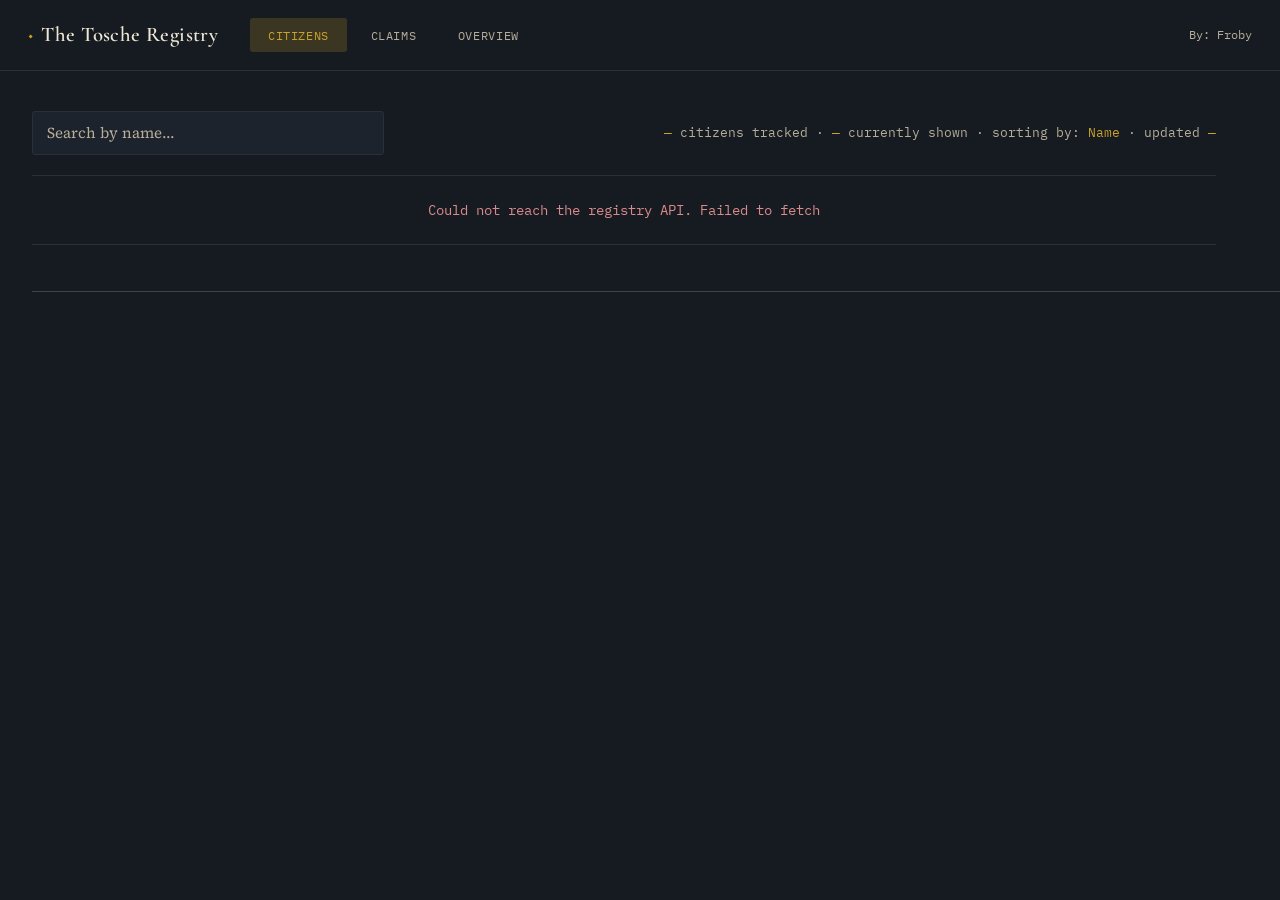
<file: index.html>
<!DOCTYPE html>
<html lang="en">
<head>
<meta charset="UTF-8">
<meta name="viewport" content="width=device-width, initial-scale=1.0">
<title>The Tosche Registry</title>
<link rel="preconnect" href="https://fonts.googleapis.com">
<link rel="preconnect" href="https://fonts.gstatic.com" crossorigin>
<link href="https://fonts.googleapis.com/css2?family=Cormorant+Garamond:wght@500;600;700&family=Source+Serif+4:opsz,wght@8..60,400;8..60,600&family=IBM+Plex+Mono:wght@400;500&display=swap" rel="stylesheet">
<link rel="stylesheet" href="style.css">
</head>
<body>

<header class="topbar">
  <span class="topbar-logo"><span class="crest">&#9670;</span>The Tosche Registry</span>
  <nav class="topbar-nav">
    <a href="index.html" class="active">Citizens</a>
    <a href="claims.html">Claims</a>
    <a href="overview.html">Overview</a>
  </nav>
  <span class="topbar-credit">By: Froby</span>
</header>

<main>
  <div class="toolbar">
    <div class="search-wrap">
      <input type="text" id="search-input" placeholder="Search by name..." autocomplete="off">
    </div>
    <div class="toolbar-stats" aria-live="polite">
      <span id="stat-total">&mdash;</span> citizens tracked &middot;
      <span id="stat-shown">&mdash;</span> currently shown &middot;
      sorting by: <span id="stat-sorting">Name</span> &middot;
      updated <span id="stat-updated">&mdash;</span>
    </div>
  </div>

  <div id="registry-status" class="registry-status" hidden></div>

  <table class="ledger" id="ledger-table">
    <thead>
      <tr>
        <th class="col-portrait" aria-hidden="true"></th>
        <th class="col-name" id="th-name"></th>
        <th class="col-filterable" data-column="citystate"></th>
        <th class="col-filterable" data-column="timezone"></th>
        <th class="col-filterable" data-column="citizenship"></th>
        <th class="col-filterable" data-column="other"></th>
        <th class="col-activity" id="th-activity"></th>
        <th class="col-address">Address</th>
        <th class="col-recruiter">Recruited by</th>
      </tr>
    </thead>
    <tbody id="ledger-body"></tbody>
  </table>

  <div class="pagination" id="pagination"></div>
</main>

<div class="rank-overlay" id="rank-overlay" hidden>
  <div class="rank-panel" id="rank-panel" role="dialog" aria-modal="true">
    <button class="detail-close" id="rank-close" aria-label="Close">&times;</button>
    <h2 id="rank-title">Rank order</h2>
    <p class="rank-hint">Use the arrows to set highest → lowest sort order.</p>
    <ol class="rank-list" id="rank-list"></ol>
    <div class="rank-actions">
      <button class="rank-apply-btn" id="rank-apply">Apply sort</button>
      <button class="rank-cancel-btn" id="rank-cancel">Cancel</button>
    </div>
  </div>
</div>



<script src="config.js"></script>
<script src="registry.js"></script>
</body>
</html>
</file>
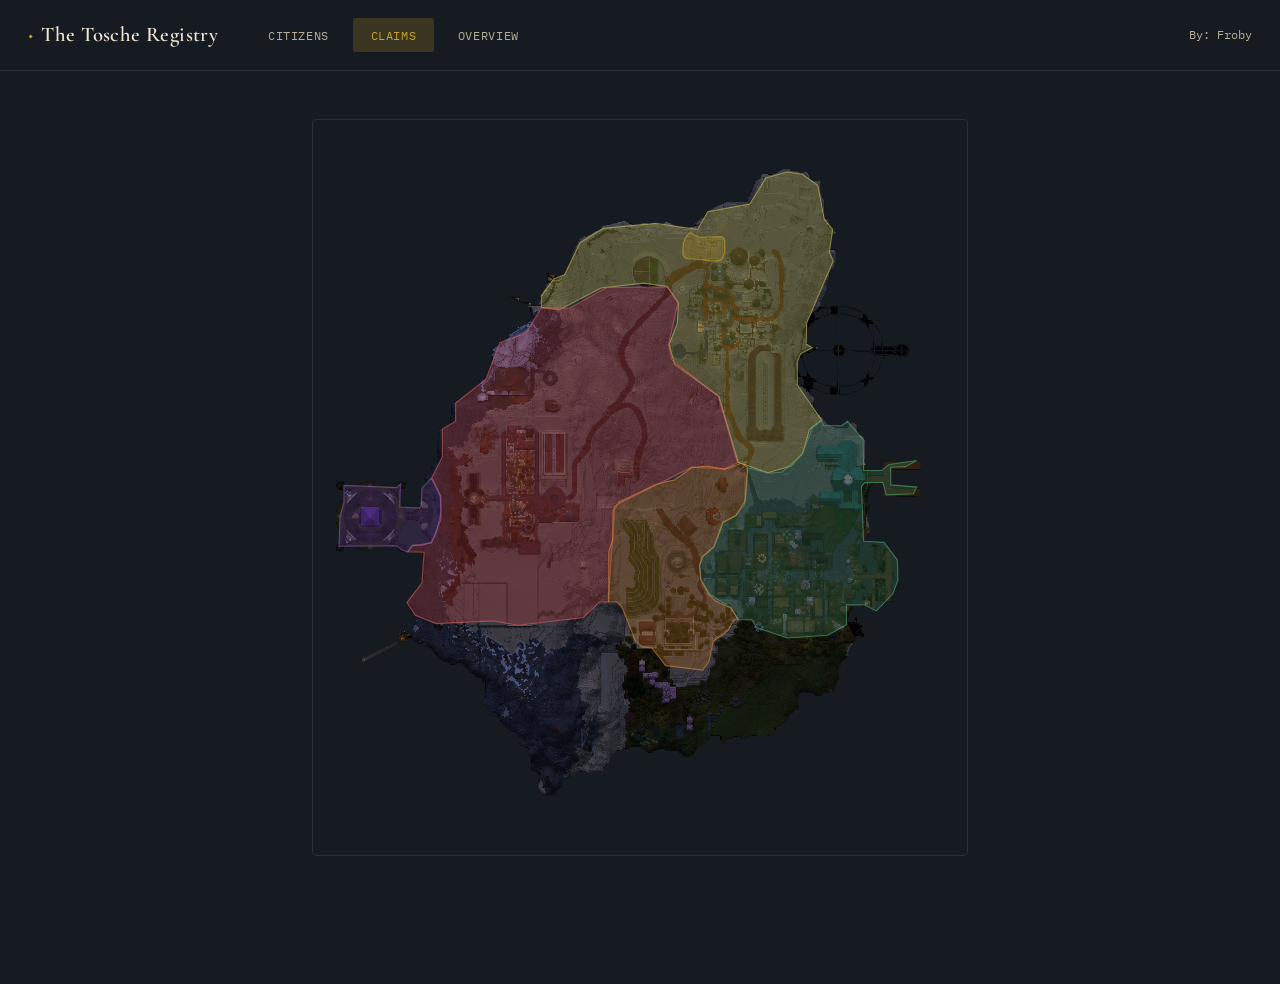
<file: claims.html>
<!DOCTYPE html>
<html lang="en">
<head>
<meta charset="UTF-8">
<meta name="viewport" content="width=device-width, initial-scale=1.0">
<title>Claims — The Tosche Registry</title>
<link rel="preconnect" href="https://fonts.googleapis.com">
<link rel="preconnect" href="https://fonts.gstatic.com" crossorigin>
<link href="https://fonts.googleapis.com/css2?family=Cormorant+Garamond:wght@500;600;700&family=Source+Serif+4:opsz,wght@8..60,400;8..60,600&family=IBM+Plex+Mono:wght@400;500&display=swap" rel="stylesheet">
<link rel="stylesheet" href="style.css">
</head>
<body>

<header class="topbar">
  <span class="topbar-logo"><span class="crest">&#9670;</span>The Tosche Registry</span>
  <nav class="topbar-nav">
    <a href="index.html">Citizens</a>
    <a href="claims.html" class="active">Claims</a>
    <a href="overview.html">Overview</a>
  </nav>
  <span class="topbar-credit">By: Froby</span>
</header>

<main class="claims-main">
  <div class="map-wrap" id="map-wrap">
    <button class="map-back-btn" id="map-back-btn" hidden>&larr; Back to full map</button>
    <div class="map-stage" id="map-stage">
      <img class="map-image" id="map-image" src="assets/island-map.png" alt="Map of the Kingdom of Tosche">
      <svg class="map-overlay" id="map-overlay" viewBox="0 0 1183 1330" preserveAspectRatio="xMidYMid meet">
        <polygon class="claim-region" data-region-id="region-1-north" points="857,94 819,105 790,152 714,166 696,198 620,187 525,196 483,222 455,280 436,287 413,318 413,339 446,343 521,304 598,295 641,301 661,331 659,368 644,406 654,442 734,500 769,619 823,638 865,626 886,602 898,560 920,543 876,479 876,437 882,423 903,412 892,405 893,367 941,255 934,239 940,198 925,180 913,118 885,98"></polygon>

        <polygon class="claim-region" data-region-id="region-2-outpost" points="674,213 670,223 670,229 669,230 669,242 671,247 674,250 677,251 689,251 690,252 709,253 710,254 716,254 717,255 732,255 738,253 741,250 745,238 745,219 743,214 741,212 738,211 699,212 691,209 684,204 682,204 679,206"></polygon>

        <polygon class="claim-region" data-region-id="region-3-west" points="641,302 531,303 465,340 413,340 385,386 338,403 313,469 258,512 258,545 234,559 234,609 215,647 231,680 231,723 214,765 180,770 172,781 201,782 197,837 170,873 185,896 223,911 327,906 371,914 489,900 518,872 534,872 546,698 685,628 745,631 768,620 733,500 649,434 643,406 660,331"></polygon>

        <polygon class="claim-region" data-region-id="region-5-east" points="967,545 956,553 924,553 920,544 904,555 885,605 848,637 823,639 787,629 780,696 765,716 742,728 726,772 705,790 700,806 702,831 717,858 756,882 770,904 794,904 802,918 858,937 931,932 965,913 965,877 997,877 1019,888 1049,857 1058,832 1057,796 1033,764 996,762 992,663 998,656 1031,656 1037,678 1086,676 1092,664 1045,660 1045,628 1072,627 1092,616 1042,623 1029,634 996,634 995,578"></polygon>

        <polygon class="claim-region" data-region-id="region-4-southcenter" points="774,621 745,632 714,626 685,629 654,651 621,659 554,691 543,706 542,761 535,780 535,872 550,872 559,881 583,942 596,953 613,955 638,987 705,995 716,980 724,943 750,924 762,904 769,904 756,883 728,870 716,858 701,831 699,806 704,790 725,772 741,728 765,715 782,689 786,628"></polygon>

        <polygon class="claim-region" data-region-id="region-6-obelisk" points="214,648 197,666 196,698 192,702 157,700 158,659 151,665 56,661 56,692 49,717 47,771 151,770 161,778 171,781 180,769 198,769 214,764 222,750 232,709 230,680"></polygon>
      </svg>
    </div>
    <div class="map-tooltip" id="map-tooltip" hidden></div>
  </div>

  <div class="claim-officials" id="claim-officials" hidden></div>

  <div class="claim-stats-inline" id="claim-stats-inline" hidden>
    <h2 id="claim-stats-title">Stats</h2>

    <div class="claim-stats-grid">
      <div class="claim-stat-block">
        <div class="stat-block-header">
          <h3>Land Population</h3>
          <button type="button" class="chart-toggle-btn" data-chart="population">History</button>
        </div>
        <div id="stat-population-content"></div>
      </div>
      <div class="claim-stat-block">
        <div class="stat-block-header">
          <h3>Land Balance</h3>
          <button type="button" class="chart-toggle-btn" data-chart="balance">History</button>
        </div>
        <div id="stat-balance-content"></div>
      </div>
      <div class="claim-stat-block claim-stat-block-wide">
        <div class="stat-block-header">
          <h3>Activity — Mean vs Median (30d)</h3>
          <button type="button" class="chart-toggle-btn" data-chart="activity">History</button>
        </div>
        <div id="stat-activity-content"></div>
      </div>
    </div>
  </div>
</main>

<script src="config.js"></script>
<script src="claims-config.js"></script>
<script src="claims.js"></script>



</body>
</html>
</file>
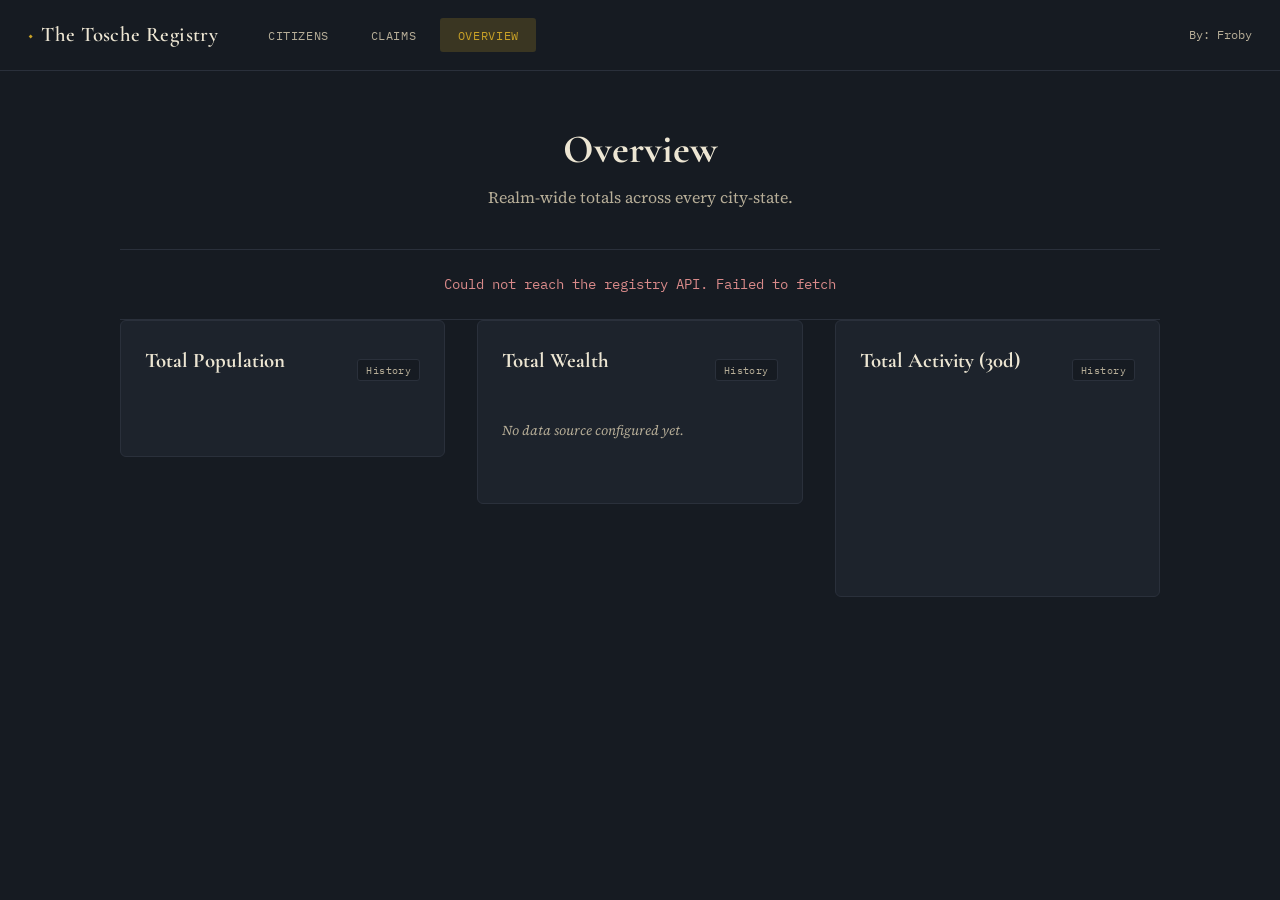
<file: overview.html>
<!DOCTYPE html>
<html lang="en">
<head>
<meta charset="UTF-8">
<meta name="viewport" content="width=device-width, initial-scale=1.0">
<title>Overview — The Tosche Registry</title>
<link rel="preconnect" href="https://fonts.googleapis.com">
<link rel="preconnect" href="https://fonts.gstatic.com" crossorigin>
<link href="https://fonts.googleapis.com/css2?family=Cormorant+Garamond:wght@500;600;700&family=Source+Serif+4:opsz,wght@8..60,400;8..60,600&family=IBM+Plex+Mono:wght@400;500&display=swap" rel="stylesheet">
<link rel="stylesheet" href="style.css">
</head>
<body>

<header class="topbar">
  <span class="topbar-logo"><span class="crest">&#9670;</span>The Tosche Registry</span>
  <nav class="topbar-nav">
    <a href="index.html">Citizens</a>
    <a href="claims.html">Claims</a>
    <a href="overview.html" class="active">Overview</a>
  </nav>
  <span class="topbar-credit">By: Froby</span>
</header>

<main class="overview-main">
  <h1>Overview</h1>
  <p class="overview-intro">Realm-wide totals across every city-state.</p>

  <div id="overview-status" class="registry-status" hidden></div>

  <div class="overview-grid">
    <section class="overview-section">
      <div class="stat-block-header">
        <h2>Total Population</h2>
        <button type="button" class="chart-toggle-btn" data-chart="population">History</button>
      </div>
      <div id="population-chart" class="overview-chart"></div>
    </section>

    <section class="overview-section">
      <div class="stat-block-header">
        <h2>Total Wealth</h2>
        <button type="button" class="chart-toggle-btn" data-chart="wealth">History</button>
      </div>
      <div id="wealth-chart" class="overview-chart">
        <p class="detail-empty">No data source configured yet.</p>
      </div>
    </section>

    <section class="overview-section">
      <div class="stat-block-header">
        <h2>Total Activity (30d)</h2>
        <button type="button" class="chart-toggle-btn" data-chart="activity">History</button>
      </div>
      <div id="activity-chart" class="overview-chart"></div>
    </section>
  </div>
</main>

<script src="config.js"></script>
<script src="claims-config.js"></script>
<script src="overview.js"></script>



</body>
</html>
</file>
<file: style.css>
:root {
  --ink: #161b22;
  --ink-raised: #1d232c;
  --parchment: #ede6d3;
  --parchment-dim: #b7ae98;
  --gold: #c9a227;
  --gold-soft: #c9a22733;
  --crimson: #7a2e2e;
  --slate: #3a4250;
  --slate-hair: #2a303b;

  --font-display: "Cormorant Garamond", serif;
  --font-body: "Source Serif 4", serif;
  --font-mono: "IBM Plex Mono", monospace;
}

* { box-sizing: border-box; }

@media (prefers-reduced-motion: reduce) {
  *, *::before, *::after {
    animation-duration: 0.001ms !important;
    transition-duration: 0.001ms !important;
  }
}

html { scroll-behavior: smooth; }

body {
  margin: 0;
  background: var(--ink);
  color: var(--parchment);
  font-family: var(--font-body);
  line-height: 1.5;
}

a { color: var(--gold); }

:focus-visible {
  outline: 2px solid var(--gold);
  outline-offset: 3px;
}

.topbar {
  display: flex;
  align-items: center;
  gap: 2rem;
  padding: 1.1rem 1.75rem;
  border-bottom: 1px solid var(--slate-hair);
  background: var(--ink);
}

.topbar-logo {
  display: flex;
  align-items: center;
  gap: 0.5rem;
  font-family: var(--font-display);
  font-weight: 600;
  font-size: 1.3rem;
  color: var(--parchment);
  letter-spacing: 0.02em;
}

.topbar-logo .crest {
  color: var(--gold);
  font-size: 1.1rem;
  line-height: 1;
}

.topbar-nav {
  display: flex;
  gap: 0.4rem;
}

.topbar-nav a {
  font-family: var(--font-mono);
  font-size: 0.78rem;
  letter-spacing: 0.05em;
  text-transform: uppercase;
  color: var(--parchment-dim);
  text-decoration: none;
  padding: 0.5rem 1.1rem;
  border-radius: 3px;
  transition: color 0.15s ease, background 0.15s ease;
}

.topbar-nav a:hover { color: var(--parchment); background: var(--ink-raised); }

.topbar-nav a.active { color: var(--gold); background: var(--gold-soft); }

.topbar-credit {
  margin-left: auto;
  font-family: var(--font-mono);
  font-size: 0.75rem;
  color: var(--parchment-dim);
}

.masthead {
  position: relative;
  border-bottom: 1px solid var(--slate-hair);
  padding: 4.5rem 1.5rem 3rem;
  background:
    radial-gradient(ellipse 900px 400px at 50% -10%, var(--gold-soft), transparent 70%),
    var(--ink);
  text-align: center;
}

.credit {
  position: absolute;
  top: 1.25rem;
  right: 1.5rem;
  font-family: var(--font-mono);
  font-size: 0.72rem;
  letter-spacing: 0.06em;
  color: var(--parchment-dim);
  margin: 0;
}

.masthead-inner { max-width: 44rem; margin: 0 auto; }

.eyebrow {
  font-family: var(--font-mono);
  font-size: 0.75rem;
  letter-spacing: 0.18em;
  text-transform: uppercase;
  color: var(--gold);
  margin: 0 0 1rem;
}

.masthead h1 {
  font-family: var(--font-display);
  font-weight: 700;
  font-size: clamp(2.75rem, 6vw, 4.5rem);
  margin: 0;
  letter-spacing: 0.01em;
}

.subtitle {
  font-size: 1.05rem;
  color: var(--parchment-dim);
  margin: 1rem auto 0;
  max-width: 32rem;
}

.masthead-stats {
  display: flex;
  justify-content: center;
  gap: 3rem;
  margin-top: 2.75rem;
  flex-wrap: wrap;
}

.stat { text-align: center; }

.stat-value {
  display: block;
  font-family: var(--font-mono);
  font-size: 1.6rem;
  color: var(--gold);
}

.stat-label {
  display: block;
  font-size: 0.7rem;
  letter-spacing: 0.08em;
  text-transform: uppercase;
  color: var(--parchment-dim);
  margin-top: 0.25rem;
}

main {
  max-width: 78rem;
  margin: 0;
  padding: 2.5rem 2rem 5rem 2rem;
}

.nav {
  display: flex;
  gap: 0.25rem;
  justify-content: center;
  flex-wrap: wrap;
  margin-top: 2rem;
  border-top: 1px solid var(--slate-hair);
  padding-top: 1.25rem;
}

.nav a {
  font-family: var(--font-mono);
  font-size: 0.78rem;
  letter-spacing: 0.05em;
  text-transform: uppercase;
  color: var(--parchment-dim);
  text-decoration: none;
  padding: 0.5rem 1rem;
  border-radius: 3px;
  transition: color 0.15s ease, background 0.15s ease;
}

.nav a:hover { color: var(--parchment); background: var(--ink-raised); }

.nav a.active { color: var(--gold); background: var(--gold-soft); }

.filter-bar {
  display: flex;
  gap: 0.5rem;
  flex-wrap: wrap;
  margin-bottom: 1.5rem;
}

.filter-btn {
  font-family: var(--font-mono);
  font-size: 0.78rem;
  letter-spacing: 0.03em;
  background: var(--ink-raised);
  border: 1px solid var(--slate-hair);
  color: var(--parchment-dim);
  padding: 0.45rem 0.9rem;
  border-radius: 3px;
  cursor: pointer;
  transition: all 0.15s ease;
}

.filter-btn:hover { color: var(--parchment); border-color: var(--slate); }

.filter-btn.active {
  color: var(--gold);
  border-color: var(--gold);
  background: var(--gold-soft);
}

.toolbar {
  display: flex;
  gap: 1rem;
  flex-wrap: wrap;
  align-items: center;
  justify-content: space-between;
  margin-bottom: 1.25rem;
}

.toolbar-stats {
  font-family: var(--font-mono);
  font-size: 0.8rem;
  color: var(--parchment-dim);
  white-space: nowrap;
}

.toolbar-stats span { color: var(--gold); }

.search-wrap { flex: 1 1 16rem; max-width: 22rem; }

#search-input {
  width: 100%;
  background: var(--ink-raised);
  border: 1px solid var(--slate-hair);
  color: var(--parchment);
  font-family: var(--font-body);
  font-size: 0.95rem;
  padding: 0.65rem 0.9rem;
  border-radius: 3px;
}

#search-input::placeholder { color: var(--parchment-dim); }

.registry-status {
  font-family: var(--font-mono);
  font-size: 0.85rem;
  color: var(--parchment-dim);
  padding: 1.5rem 0;
  text-align: center;
  border-top: 1px solid var(--slate-hair);
  border-bottom: 1px solid var(--slate-hair);
}

.registry-status.error { color: #d98a8a; }

.ledger {
  width: 100%;
  border-collapse: collapse;
  table-layout: fixed;
}

.ledger thead th {
  text-align: left;
  font-family: var(--font-mono);
  font-size: 0.7rem;
  letter-spacing: 0.1em;
  text-transform: uppercase;
  color: var(--parchment-dim);
  padding: 0 0.75rem 0.75rem;
  border-bottom: 1px solid var(--slate);
  position: relative;
}

.col-header-wrap {
  display: flex;
  align-items: center;
  justify-content: flex-start;
  gap: 0.35rem;
  flex-wrap: nowrap;
  min-width: 0;
}

.col-dropdown { position: relative; min-width: 0; flex: 0 1 auto; }

.col-rank-btn {
  background: none;
  border: 1px solid var(--slate-hair);
  color: var(--parchment-dim);
  border-radius: 3px;
  width: 1.4rem;
  height: 1.4rem;
  line-height: 1;
  font-size: 0.75rem;
  cursor: pointer;
  flex-shrink: 0;
}

.col-rank-btn:hover { color: var(--gold); border-color: var(--gold); }

.col-rank-btn.sort-active {
  color: var(--gold);
  border-color: var(--gold);
  background: var(--gold-soft);
}

.col-dropdown-btn {
  max-width: 100%;
  background: none;
  border: none;
  color: var(--parchment-dim);
  font-family: var(--font-mono);
  font-size: 0.7rem;
  letter-spacing: 0.1em;
  text-transform: uppercase;
  cursor: pointer;
  padding: 0;
  display: flex;
  align-items: center;
  gap: 0.3rem;
  overflow: hidden;
}

.col-dropdown-btn span:not(.caret) {
  overflow: hidden;
  text-overflow: ellipsis;
  white-space: nowrap;
}

.col-dropdown-btn:hover { color: var(--gold); }

.col-dropdown-btn.filter-active,
.col-dropdown-btn.filter-active span:not(.caret),
.col-dropdown-btn.sort-active,
.col-dropdown-btn.sort-active span:not(.caret) {
  color: var(--gold);
}

.col-dropdown-btn .caret { font-size: 0.65rem; flex-shrink: 0; }

.col-dropdown-menu {
  position: absolute;
  top: 100%;
  left: 0;
  margin-top: 0.5rem;
  background: var(--ink-raised);
  border: 1px solid var(--slate);
  border-radius: 4px;
  padding: 0.5rem;
  min-width: 14rem;
  max-height: 16rem;
  overflow-y: auto;
  z-index: 20;
  box-shadow: 0 8px 24px rgba(0, 0, 0, 0.45);
  text-transform: none;
  letter-spacing: normal;
  scrollbar-width: thin;
  scrollbar-color: var(--slate) transparent;
}

.col-dropdown-menu::-webkit-scrollbar {
  width: 6px;
}

.col-dropdown-menu::-webkit-scrollbar-track {
  background: transparent;
}

.col-dropdown-menu::-webkit-scrollbar-thumb {
  background: var(--slate);
  border-radius: 3px;
}

.rank-overlay {
  position: fixed;
  inset: 0;
  background: rgba(10, 12, 16, 0.75);
  display: flex;
  align-items: center;
  justify-content: center;
  padding: 1.5rem;
  z-index: 60;
}

.rank-overlay[hidden] { display: none; }

.rank-panel {
  background: var(--ink-raised);
  border: 1px solid var(--slate);
  border-radius: 6px;
  max-width: 26rem;
  width: 100%;
  max-height: 80vh;
  overflow-y: auto;
  position: relative;
  padding: 1.75rem;
}

.rank-panel h2 {
  font-family: var(--font-display);
  font-size: 1.5rem;
  margin: 0 0 0.4rem;
}

.rank-hint {
  font-size: 0.82rem;
  color: var(--parchment-dim);
  margin: 0 0 1.25rem;
}

.rank-list {
  list-style: none;
  margin: 0 0 1.5rem;
  padding: 0;
}

.rank-item {
  display: flex;
  align-items: center;
  gap: 0.7rem;
  padding: 0.55rem 0.5rem;
  border-bottom: 1px solid var(--slate-hair);
  border-radius: 3px;
  cursor: grab;
  transition: background 0.12s ease;
}

.rank-item:active { cursor: grabbing; }

.rank-item.dragging { opacity: 0.4; }

.rank-item.drag-over { background: var(--gold-soft); }

.rank-drag-handle {
  color: var(--parchment-dim);
  font-size: 0.85rem;
  line-height: 1;
  flex-shrink: 0;
  letter-spacing: -2px;
}

.rank-position {
  font-family: var(--font-mono);
  font-size: 0.75rem;
  color: var(--gold);
  width: 1.4rem;
  flex-shrink: 0;
}

.rank-name {
  flex: 1;
  font-size: 0.9rem;
}

.rank-actions { display: flex; gap: 0.7rem; }

.rank-apply-btn {
  background: var(--gold-soft);
  border: 1px solid var(--gold);
  color: var(--gold);
  font-family: var(--font-mono);
  font-size: 0.8rem;
  padding: 0.55rem 1.2rem;
  border-radius: 3px;
  cursor: pointer;
}

.rank-apply-btn:hover { background: var(--gold); color: var(--ink); }

.rank-cancel-btn {
  background: none;
  border: 1px solid var(--slate-hair);
  color: var(--parchment-dim);
  font-family: var(--font-mono);
  font-size: 0.8rem;
  padding: 0.55rem 1.2rem;
  border-radius: 3px;
  cursor: pointer;
}

.rank-cancel-btn:hover { color: var(--parchment); border-color: var(--slate); }

.dropdown-option {
  display: flex;
  align-items: center;
  gap: 0.4rem;
  padding: 0.3rem 0.4rem;
  font-family: var(--font-body);
  font-size: 0.85rem;
  font-weight: 400;
  color: var(--parchment);
  border-radius: 3px;
}

.dropdown-option:hover { background: var(--ink); }

.dropdown-option-label {
  flex: 1;
  min-width: 0;
  overflow: hidden;
  text-overflow: ellipsis;
  white-space: nowrap;
}

.dropdown-toggle-btn {
  flex-shrink: 0;
  width: 1.5rem;
  height: 1.5rem;
  border-radius: 3px;
  border: 1px solid var(--slate-hair);
  background: var(--ink);
  color: var(--parchment-dim);
  opacity: 0.45;
  font-size: 0.75rem;
  line-height: 1;
  cursor: pointer;
  transition: opacity 0.12s ease, color 0.12s ease, border-color 0.12s ease, background 0.12s ease;
}

.dropdown-toggle-btn:hover { opacity: 0.85; }

.dropdown-include-btn.active {
  opacity: 1;
  color: #52a374;
  border-color: #52a374;
  background: rgba(82, 163, 116, 0.15);
}

.dropdown-exclude-btn.active {
  opacity: 1;
  color: #d65f5f;
  border-color: #d65f5f;
  background: rgba(214, 95, 95, 0.15);
}

.dropdown-empty {
  font-family: var(--font-body);
  font-size: 0.8rem;
  color: var(--parchment-dim);
  font-style: italic;
  margin: 0.2rem;
}

.ledger tbody tr {
  border-bottom: 1px solid var(--slate-hair);
  cursor: pointer;
  transition: background 0.15s ease;
}

.ledger tbody tr:hover,
.ledger tbody tr:focus-visible {
  background: var(--ink-raised);
}

.ledger tbody td {
  padding: 0.7rem 0.75rem;
  vertical-align: middle;
}

.col-portrait { width: 3rem; }
.col-name { width: 13rem; }
.col-filterable { width: 13rem; }
.col-activity { width: 9rem; color: var(--parchment-dim); font-family: var(--font-mono); font-size: 0.8rem; white-space: nowrap; }
.col-address { width: 8rem; padding-left: 2.6rem !important; color: var(--parchment-dim); font-family: var(--font-mono); font-size: 0.8rem; overflow-wrap: break-word; }
.col-recruiter { width: 8rem; padding-left: 1.4rem !important; overflow-wrap: break-word; }

.portrait {
  width: 32px;
  height: 32px;
  image-rendering: pixelated;
  border: 1px solid var(--slate);
  display: block;
}

.portrait-placeholder {
  background: var(--slate-hair);
  position: relative;
}

.portrait-placeholder::after {
  content: "";
  position: absolute;
  inset: 6px;
  background: var(--parchment-dim);
  opacity: 0.35;
  clip-path: polygon(
    20% 0%, 80% 0%, 100% 30%, 100% 55%, 85% 55%, 85% 100%, 65% 100%, 65% 65%,
    35% 65%, 35% 100%, 15% 100%, 15% 55%, 0% 55%, 0% 30%
  );
}

.citizen-link {
  text-decoration: none;
  display: block;
}

.citizen-name {
  font-weight: 600;
  color: var(--parchment);
  display: block;
}

.citizen-link:hover .citizen-name { color: var(--gold); }

.citizen-discord {
  display: block;
  font-family: var(--font-mono);
  font-size: 0.75rem;
  color: var(--parchment-dim);
}

.badge-row { display: flex; gap: 0.4rem; flex-wrap: wrap; }

.badge {
  display: inline-block;
  font-family: var(--font-mono);
  font-size: 0.7rem;
  padding: 0.2rem 0.55rem;
  border-radius: 2px;
  border: 1px solid transparent;
  white-space: nowrap;
  cursor: pointer;
  transition: filter 0.12s ease;
}

.badge:hover {
  filter: brightness(0.8);
}

.no-role, .no-station { color: var(--parchment-dim); font-family: var(--font-mono); font-size: 0.8rem; }

.no-timezone { color: #8a92a3; }

.activity-label {
  font-family: var(--font-mono);
  font-size: 0.7rem;
  letter-spacing: 0.1em;
  text-transform: uppercase;
  color: var(--parchment-dim);
}

.activity-sort-icon {
  display: flex;
  align-items: center;
  justify-content: center;
  padding: 0;
  background: none;
  border: 1px solid var(--slate-hair);
  color: var(--parchment-dim);
  border-radius: 3px;
  width: 1.4rem;
  height: 1.4rem;
  line-height: 1;
  font-size: 0.75rem;
  cursor: pointer;
  flex-shrink: 0;
}

.activity-sort-icon:hover { color: var(--gold); border-color: var(--gold); }

.activity-sort-icon.active {
  color: var(--gold);
  border-color: var(--gold);
  background: var(--gold-soft);
}

.col-recruiter { color: var(--parchment-dim); font-size: 0.85rem; }

.detail-overlay {
  position: fixed;
  inset: 0;
  background: rgba(10, 12, 16, 0.75);
  display: flex;
  align-items: center;
  justify-content: center;
  padding: 1.5rem;
  z-index: 50;
}

.detail-overlay[hidden] {
  display: none;
}

.detail-panel {
  background: var(--ink-raised);
  border: 1px solid var(--slate);
  border-radius: 6px;
  max-width: 34rem;
  width: 100%;
  max-height: 85vh;
  overflow-y: auto;
  position: relative;
  padding: 2.25rem;
  animation: seal-break 0.28s cubic-bezier(0.2, 0.8, 0.3, 1);
  transform-origin: top center;
}

@keyframes seal-break {
  from { opacity: 0; transform: scale(0.94) translateY(8px); }
  to { opacity: 1; transform: scale(1) translateY(0); }
}

.detail-close {
  position: absolute;
  top: 1rem;
  right: 1.1rem;
  background: none;
  border: none;
  color: var(--parchment-dim);
  font-size: 1.6rem;
  line-height: 1;
  cursor: pointer;
}

.detail-close:hover { color: var(--parchment); }

.detail-header {
  display: flex;
  gap: 1.25rem;
  align-items: center;
  margin-bottom: 1.5rem;
}

.detail-portrait {
  width: 64px;
  height: 64px;
  image-rendering: pixelated;
  border: 1px solid var(--slate);
  flex-shrink: 0;
}

.detail-portrait.portrait-placeholder::after { inset: 12px; }

#detail-name {
  font-family: var(--font-display);
  font-size: 1.85rem;
  margin: 0 0 0.2rem;
}

.detail-sub {
  font-family: var(--font-mono);
  font-size: 0.8rem;
  color: var(--parchment-dim);
  margin: 0;
}

.detail-section {
  margin-top: 1.5rem;
  padding-top: 1.25rem;
  border-top: 1px solid var(--slate-hair);
}

.detail-section h3 {
  font-family: var(--font-mono);
  font-size: 0.7rem;
  text-transform: uppercase;
  letter-spacing: 0.1em;
  color: var(--gold);
  margin: 0 0 0.75rem;
}

.detail-empty { color: var(--parchment-dim); font-size: 0.85rem; font-style: italic; }

#activity-chart {
  width: 100%;
  height: 140px;
  display: block;
}

.masthead-compact {
  padding: 2rem 1.5rem;
  text-align: left;
}

.back-link {
  font-family: var(--font-mono);
  font-size: 0.8rem;
  color: var(--gold);
  text-decoration: none;
}

.back-link:hover { text-decoration: underline; }

.citizen-main {
  max-width: 40rem;
  margin: 0 auto;
  padding: 3rem 1.5rem 5rem;
}

.back-link-row { margin-bottom: 1.5rem; }

.placeholder-main {
  max-width: 40rem;
  margin: 0 auto;
  padding: 4rem 1.5rem;
  text-align: center;
}

.placeholder-main h1 {
  font-family: var(--font-display);
  font-size: 2.25rem;
  margin: 0 0 0.75rem;
}

.claims-main {
  max-width: 44rem;
  margin: 0 auto;
  padding: 3rem 1.5rem 5rem;
}

.claims-main h1 {
  font-family: var(--font-display);
  font-size: 2.5rem;
  margin: 0 0 0.5rem;
}

.claims-intro {
  color: var(--parchment-dim);
  margin: 0 0 2rem;
}

.map-wrap {
  position: relative;
  width: 100%;
  margin-bottom: 3rem;
  border: 1px solid var(--slate-hair);
  border-radius: 4px;
  overflow: hidden;
  background: var(--ink);
  cursor: grab;
}

.map-wrap.panning {
  cursor: grabbing;
}

.map-stage {
  position: relative;
  width: 100%;
  transform-origin: 0 0;
  transition: transform 0.7s cubic-bezier(0.2, 0.8, 0.2, 1);
}

.map-stage.no-transition {
  transition: none;
}

.map-image {
  display: block;
  width: 100%;
  height: auto;
  user-select: none;
  -webkit-user-drag: none;
}

.map-back-btn {
  position: absolute;
  top: 1rem;
  left: 1rem;
  z-index: 15;
  background: var(--ink-raised);
  border: 1px solid var(--gold);
  color: var(--gold);
  font-family: var(--font-mono);
  font-size: 0.78rem;
  padding: 0.5rem 1rem;
  border-radius: 3px;
  cursor: pointer;
}

.map-back-btn:hover { background: var(--gold); color: var(--ink); }

.claim-stats-inline {
  border-top: 1px solid var(--slate-hair);
  padding-top: 1.5rem;
  margin-bottom: 2.5rem;
  text-align: center;
}

.claim-stats-inline h2 {
  font-family: var(--font-display);
  font-size: 1.6rem;
  margin: 0 0 1rem;
}

.claim-officials {
  display: flex;
  flex-wrap: wrap;
  gap: 1rem;
  justify-content: center;
  margin: 1.5rem auto 2.5rem;
  max-width: 40rem;
}

.claim-officials[hidden] {
  display: none;
}

.official-card {
  display: flex;
  align-items: center;
  gap: 0.75rem;
  background: var(--ink-raised);
  border: 1px solid var(--slate-hair);
  border-radius: 6px;
  padding: 0.75rem 1rem;
  flex: 1 1 16rem;
  max-width: 18rem;
  position: relative;
  text-decoration: none;
  cursor: pointer;
  transition: border-color 0.15s ease, background 0.15s ease;
}

.official-card:hover {
  border-color: var(--gold);
  background: var(--ink);
}

.official-card-empty { opacity: 0.6; cursor: default; pointer-events: none; }

.official-head {
  width: 40px;
  height: 40px;
  image-rendering: pixelated;
  border: 1px solid var(--slate);
  flex-shrink: 0;
}

.official-info {
  text-align: left;
  display: flex;
  flex-direction: column;
  min-width: 0;
}

.official-info .citizen-name {
  font-weight: 600;
  color: var(--parchment);
  font-size: 0.95rem;
}

.official-info .citizen-discord {
  font-family: var(--font-mono);
  font-size: 0.72rem;
  color: var(--parchment-dim);
}

.official-activity {
  font-family: var(--font-mono);
  font-size: 0.7rem;
  color: var(--parchment-dim);
  margin-top: 0.15rem;
}

.official-badge {
  position: absolute;
  top: -0.6rem;
  right: 0.7rem;
  background: var(--gold);
  color: var(--ink);
  font-family: var(--font-mono);
  font-size: 0.65rem;
  letter-spacing: 0.05em;
  text-transform: uppercase;
  padding: 0.15rem 0.5rem;
  border-radius: 3px;
}

.claim-stats-grid {
  display: grid;
  grid-template-columns: 1fr 1fr;
  gap: 1.5rem;
  text-align: left;
  max-width: 40rem;
  margin: 0 auto;
}

.claim-stat-block {
  background: var(--ink-raised);
  border: 1px solid var(--slate-hair);
  border-radius: 4px;
  padding: 1.25rem;
}

.claim-stat-block-wide {
  grid-column: 1 / -1;
}

.claim-stat-block h3 {
  font-family: var(--font-mono);
  font-size: 0.7rem;
  letter-spacing: 0.08em;
  text-transform: uppercase;
  color: var(--gold);
  margin: 0;
}

.stat-block-header {
  display: flex;
  flex-wrap: nowrap;
  align-items: center;
  justify-content: space-between;
  gap: 0.5rem;
  margin-bottom: 0.75rem;
}

.stat-block-header h2,
.stat-block-header h3 {
  margin: 0;
  text-align: left;
  min-width: 0;
}

.chart-toggle-btn {
  flex-shrink: 0;
  background: var(--ink);
  border: 1px solid var(--slate-hair);
  color: var(--parchment-dim);
  font-family: var(--font-mono);
  font-size: 0.65rem;
  letter-spacing: 0.04em;
  padding: 0.2rem 0.5rem;
  border-radius: 3px;
  cursor: pointer;
}

.chart-toggle-btn:hover { color: var(--gold); border-color: var(--gold); }

.chart-toggle-btn.active {
  color: var(--gold);
  border-color: var(--gold);
  background: var(--gold-soft);
}

.line-chart {
  width: 100%;
  max-width: 320px;
  height: auto;
  display: block;
  margin: 0.5rem auto 0;
}

.line-chart-axis {
  stroke: var(--slate-hair);
  stroke-width: 1;
}

.line-chart-label {
  font-family: var(--font-mono);
  font-size: 9px;
  fill: var(--parchment-dim);
}

.line-chart-legend {
  display: flex;
  flex-wrap: wrap;
  gap: 0.6rem 1rem;
  justify-content: center;
  margin-top: 0.4rem;
  font-family: var(--font-mono);
  font-size: 0.68rem;
  color: var(--parchment-dim);
}

.pie-chart-total {
  font-family: var(--font-display);
  font-size: 20px;
  font-weight: 600;
  fill: var(--parchment);
}

.line-chart-legend span::before {
  content: "";
  display: inline-block;
  width: 8px;
  height: 8px;
  border-radius: 50%;
  margin-right: 0.35rem;
  background: currentColor;
}

.stat-big-number {
  font-family: var(--font-display);
  font-size: 2.5rem;
  color: var(--parchment);
  margin: 0;
  line-height: 1;
}

.stat-caption {
  font-family: var(--font-mono);
  font-size: 0.75rem;
  color: var(--parchment-dim);
  margin: 0.3rem 0 0;
}

.bar-chart {
  width: 100%;
  max-width: 320px;
  height: auto;
  display: block;
  margin: 0.5rem auto 0;
}

.bar-chart-baseline {
  stroke: var(--slate-hair);
  stroke-width: 1;
}

.bar-chart-value {
  font-family: var(--font-mono);
  font-size: 11px;
  fill: var(--parchment);
}

.bar-chart-label {
  font-family: var(--font-mono);
  font-size: 10px;
  fill: var(--parchment-dim);
}

.bar-chart-empty-line {
  stroke: var(--slate-hair);
  stroke-width: 1;
  stroke-dasharray: 4 4;
}

.bar-chart-empty-text {
  font-family: var(--font-mono);
  font-size: 11px;
  fill: var(--parchment-dim);
}

.map-overlay {
  position: absolute;
  inset: 0;
  width: 100%;
  height: 100%;
  transition: opacity 0.4s ease;
}

.claim-region {
  fill-opacity: 0.34;
  stroke-width: 2;
  stroke-opacity: 0.6;
  cursor: pointer;
  outline: none;
  transform-box: fill-box;
  transform-origin: center;
  transition: fill-opacity 0.18s ease, stroke-opacity 0.18s ease, filter 0.18s ease, transform 0.18s ease;
}

.claim-region:hover,
.claim-region:focus,
.claim-region:focus-visible {
  fill-opacity: 0.58;
  stroke-opacity: 1;
  filter: brightness(1.25) drop-shadow(0 8px 14px rgba(0, 0, 0, 0.6));
  transform: scale(1.015);
  outline: none;
  outline: none;
}

.map-overlay.focus-mode .claim-region {
  fill-opacity: 0 !important;
  stroke-opacity: 0 !important;
  filter: none !important;
  transform: none !important;
}

.map-overlay.focus-mode .claim-region.selected-claim {
  stroke-opacity: 1 !important;
  stroke-width: 5;
}

.claim-region[data-region-id="region-3-west"] { fill: #a63a3a; stroke: #d65f5f; }
.claim-region[data-region-id="region-1-north"] { fill: #9a9436; stroke: #c9c15a; }
.claim-region[data-region-id="region-5-east"] { fill: #2f6b46; stroke: #52a374; }
.claim-region[data-region-id="region-6-obelisk"] { fill: #5b3a7a; stroke: #8a63ab; }
.claim-region[data-region-id="region-4-southcenter"] { fill: #a5641f; stroke: #d68a3a; }
.claim-region[data-region-id="region-2-outpost"] { fill: #a68a2e; stroke: var(--gold); }

.map-tooltip {
  position: absolute;
  background: var(--ink-raised);
  border: 1px solid var(--gold);
  color: var(--parchment);
  font-family: var(--font-mono);
  font-size: 0.78rem;
  padding: 0.35rem 0.7rem;
  border-radius: 3px;
  pointer-events: none;
  white-space: nowrap;
  z-index: 10;
}

.claims-columns {
  display: grid;
  grid-template-columns: 1fr 1fr;
  gap: 2.5rem;
}

.claims-block h3 {
  font-family: var(--font-mono);
  font-size: 0.75rem;
  letter-spacing: 0.1em;
  text-transform: uppercase;
  color: var(--gold);
  margin: 0 0 1rem;
  padding-bottom: 0.75rem;
  border-bottom: 1px solid var(--slate-hair);
}

.claims-list {
  list-style: none;
  margin: 0;
  padding: 0;
}

.claims-list li {
  font-family: var(--font-display);
  font-size: 1.3rem;
  padding: 0.6rem 0;
  border-bottom: 1px solid var(--slate-hair);
}

@media (max-width: 560px) {
  .claims-columns { grid-template-columns: 1fr; }
}

.citizen-profile-header {
  display: flex;
  align-items: center;
  gap: 1.5rem;
  margin-bottom: 1.5rem;
}

.profile-head {
  width: 96px;
  height: 96px;
  image-rendering: pixelated;
  border: 1px solid var(--slate);
  flex-shrink: 0;
}

.profile-body {
  display: block;
  max-height: 320px;
  image-rendering: pixelated;
  margin: 0 auto 2rem;
}

.citizen-profile h1 {
  font-family: var(--font-display);
  font-size: 2.5rem;
  margin: 0 0 0.25rem;
}

.pagination {
  display: flex;
  justify-content: flex-start;
  gap: 0.5rem;
  margin-top: 1.5rem;
}

.pagination button {
  font-family: var(--font-mono);
  font-size: 0.78rem;
  letter-spacing: 0.03em;
  background: var(--ink-raised);
  border: 1px solid var(--slate-hair);
  color: var(--parchment);
  padding: 0.5rem 1.1rem;
  border-radius: 3px;
  cursor: pointer;
}

.pagination button:hover:not(:disabled) { border-color: var(--gold); color: var(--gold); }

.pagination button:disabled { opacity: 0.35; cursor: default; }

.pagination .page-indicator {
  font-family: var(--font-mono);
  font-size: 0.78rem;
  color: var(--parchment-dim);
  align-self: center;
  margin-left: 0.5rem;
}

.claim-detail-main {
  max-width: 50rem;
  margin: 0 auto;
  padding: 2rem 1.5rem 5rem;
}

.claim-detail-header {
  text-align: center;
  margin-bottom: 2rem;
}

.claim-detail-header h1 {
  font-family: var(--font-display);
  font-size: 3rem;
  margin: 0 0 0.35rem;
}

.claim-detail-type {
  font-family: var(--font-mono);
  font-size: 0.75rem;
  letter-spacing: 0.1em;
  text-transform: uppercase;
  color: var(--gold);
  margin: 0;
}

.claim-image-wrap {
  display: flex;
  justify-content: center;
  margin-bottom: 1.5rem;
}

.claim-image {
  max-width: 100%;
  max-height: 60vh;
  width: auto;
  animation: claim-zoom-in 0.5s cubic-bezier(0.2, 0.8, 0.3, 1);
}

@keyframes claim-zoom-in {
  from { opacity: 0; transform: scale(0.85); }
  to { opacity: 1; transform: scale(1); }
}

.claim-citizens-link {
  display: block;
  text-align: center;
  font-family: var(--font-mono);
  font-size: 0.85rem;
  color: var(--gold);
  text-decoration: none;
  margin-bottom: 2.5rem;
}

.claim-citizens-link:hover { text-decoration: underline; }

.claim-stats-section {
  border-top: 1px solid var(--slate-hair);
  padding-top: 2rem;
  text-align: center;
}

.claim-stats-section h2 {
  font-family: var(--font-display);
  font-size: 1.6rem;
  margin: 0 0 1rem;
}

.overview-main {
  max-width: 68rem;
  margin: 0 auto;
  padding: 3rem 1.5rem 5rem;
}

.overview-main h1 {
  font-family: var(--font-display);
  font-size: 2.5rem;
  margin: 0 0 0.4rem;
  text-align: center;
}

.overview-intro {
  text-align: center;
  color: var(--parchment-dim);
  margin: 0 0 2.5rem;
}

.overview-grid {
  display: grid;
  grid-template-columns: repeat(3, 1fr);
  gap: 2rem;
  align-items: start;
}

.overview-section {
  padding: 1.5rem;
  background: var(--ink-raised);
  border: 1px solid var(--slate-hair);
  border-radius: 6px;
}

.overview-section h2 {
  font-family: var(--font-display);
  font-size: 1.3rem;
  margin: 0 0 1.25rem;
  text-align: center;
}

@media (max-width: 900px) {
  .overview-grid { grid-template-columns: 1fr; }
}

.overview-chart {
  display: flex;
  flex-direction: column;
  gap: 0.7rem;
  margin-bottom: 1.5rem;
}

.overview-bar-row {
  display: flex;
  align-items: center;
  gap: 0.7rem;
}

.overview-bar-label {
  font-family: var(--font-mono);
  font-size: 0.8rem;
  color: var(--parchment-dim);
  width: 6rem;
  flex-shrink: 0;
}

.overview-bar-track {
  flex: 1;
  height: 14px;
  background: var(--ink-raised);
  border-radius: 7px;
  overflow: hidden;
}

.overview-bar-track-stacked {
  display: flex;
}

.overview-bar-track-stacked .overview-bar-fill {
  border-radius: 0;
  flex-shrink: 0;
}

.overview-bar-fill {
  height: 100%;
  border-radius: 7px;
  transition: width 0.5s ease;
}

.overview-bar-value {
  font-family: var(--font-mono);
  font-size: 0.8rem;
  color: var(--parchment);
  width: 4rem;
  text-align: right;
  flex-shrink: 0;
}

.overview-leaderboard {
  list-style: none;
  margin: 0;
  padding: 0;
  border: 1px solid var(--slate-hair);
  border-radius: 4px;
  overflow: hidden;
}

.leaderboard-row {
  display: flex;
  align-items: center;
  gap: 0.8rem;
  padding: 0.6rem 1rem;
  border-bottom: 1px solid var(--slate-hair);
}

.leaderboard-row:last-child { border-bottom: none; }

.leaderboard-rank {
  font-family: var(--font-mono);
  font-size: 0.75rem;
  color: var(--gold);
  width: 1.4rem;
  flex-shrink: 0;
}

.leaderboard-city {
  flex: 1;
  font-weight: 600;
}

.leaderboard-value {
  font-family: var(--font-mono);
  font-size: 0.82rem;
  color: var(--parchment-dim);
}

.leaderboard-empty {
  padding: 0.9rem 1rem;
  color: var(--parchment-dim);
  font-size: 0.85rem;
  font-style: italic;
  list-style: none;
}

footer {
  text-align: center;
  padding: 2.5rem 1.5rem 3rem;
  font-family: var(--font-mono);
  font-size: 0.75rem;
  color: var(--parchment-dim);
  border-top: 1px solid var(--slate-hair);
}

@media (max-width: 640px) {
  .col-recruiter { display: none; }
  .masthead-stats { gap: 1.75rem; }
  .detail-panel { padding: 1.5rem; }
}
</file>
